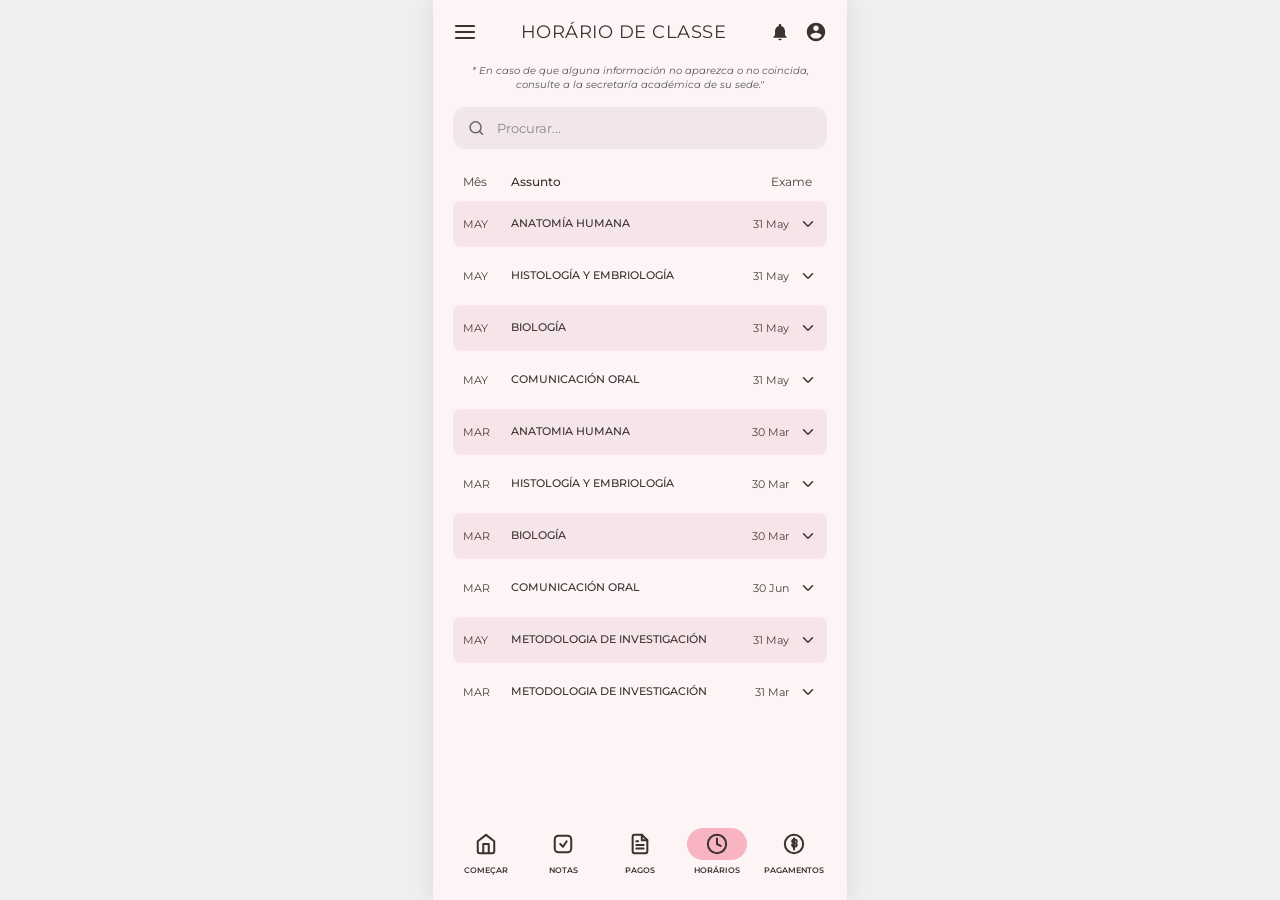
<file: horarios.html>
<!DOCTYPE html>
<html lang="pt-br">
<head>
    <meta charset="UTF-8">
    <meta name="viewport" content="width=device-width, initial-scale=1.0">
    <title>UPAP - Horário de Aula</title>
    <link rel="preconnect" href="https://fonts.googleapis.com">
    <link rel="preconnect" href="https://fonts.gstatic.com" crossorigin>
    <link href="https://fonts.googleapis.com/css2?family=Montserrat:wght@400;500;600;700&display=swap" rel="stylesheet">
    
    <style>
        /* ========================================================
           RESET E BASE
           ======================================================== */
        * { margin: 0; padding: 0; box-sizing: border-box; font-family: 'Montserrat', sans-serif; }
        
        body {
            background-color: #EFEFEF; 
            display: flex;
            justify-content: center;
            overflow: hidden; 
        }

        .app-container {
            width: 100%;
            max-width: 414px; 
            min-height: 100vh;
            background-color: #FCF4F5; 
            position: relative;
            box-shadow: 0px 0px 20px rgba(0,0,0,0.1);
            overflow: hidden; 
        }

        /* ========================================================
           HEADER
           ======================================================== */
        .header {
            display: flex; justify-content: space-between; align-items: center;
            padding: 20px 20px 10px 20px;
        }
        
        .header-title { font-size: 18px; font-weight: 400; color: #3A3131; letter-spacing: 0.5px; }
        .header-icons { display: flex; gap: 15px; align-items: center; }
        .icon-btn { background: none; border: none; cursor: pointer; color: #3A3131; display: flex; align-items: center; }

        /* ========================================================
           CONTEÚDO DA PÁGINA
           ======================================================== */
        .content { 
            padding: 10px 20px 100px 20px; 
            height: calc(100vh - 60px);
            overflow-y: auto; 
        }

        .disclaimer { 
            font-size: 10px; font-style: italic; color: #555; text-align: center; 
            margin-bottom: 15px; line-height: 1.4; padding: 0 5px; 
        }

        .search-box {
            background-color: #F3E6E8; border-radius: 12px; padding: 12px 15px;
            display: flex; align-items: center; gap: 12px; margin-bottom: 25px;
        }
        .search-box input { border: none; background: transparent; width: 100%; font-size: 13px; color: #3A3131; outline: none; }
        .search-box input::placeholder { color: #888; }

        /* ========================================================
           TABELA DE HORÁRIOS
           ======================================================== */
        .schedule-table { display: flex; flex-direction: column; gap: 6px; }
        
        .row { 
            display: grid; grid-template-columns: 40px 1fr 45px 20px; 
            align-items: center; padding: 14px 10px; border-radius: 8px; gap: 8px; 
        }
        
        .row-header { font-size: 12px; font-weight: 600; color: #333; padding-bottom: 5px; padding-top: 0;}
        .row-data { font-size: 11px; color: #444; }
        .row-data.highlight { background-color: #F5E4E8; } /* Cor rosa clara das linhas intercaladas */
        
        .col-month { font-weight: 400; color: #4A3F3F; }
        .col-subject { font-weight: 500; color: #3A3131; line-height: 1.3; }
        .col-date { text-align: right; font-weight: 400; color: #4A3F3F; }
        .col-icon { display: flex; justify-content: flex-end; align-items: center; color: #3A3131;}
        
        /* Ajuste do cabeçalho */
        .header-exame { grid-column: span 2; text-align: right; padding-right: 5px;}

        /* ========================================================
           MENU INFERIOR (BOTTOM NAV)
           ======================================================== */
        .bottom-nav {
            position: absolute; bottom: 0; left: 0; width: 100%; background-color: #FCF4F5;
            display: flex; justify-content: space-between; padding: 15px 15px 25px 15px; z-index: 20;
        }
        .nav-item { display: flex; flex-direction: column; align-items: center; gap: 5px; text-decoration: none; color: #3A3131; width: 20%; }
        .nav-icon { width: 60px; height: 32px; display: flex; justify-content: center; align-items: center; border-radius: 16px; }
        .nav-item.active .nav-icon { background-color: #F8B4C0; }
        .nav-label { font-size: 8px; font-weight: 600; text-transform: uppercase;}

        /* ========================================================
           SIDEBAR DO PERFIL
           ======================================================== */
        .sidebar-overlay {
            position: absolute; top: 0; left: 0; width: 100%; height: 100%;
            background-color: rgba(0,0,0,0.5); z-index: 1000;
            opacity: 0; visibility: hidden; transition: all 0.3s ease;
        }
        .sidebar-overlay.active { opacity: 1; visibility: visible; }

        .profile-sidebar {
            position: absolute; top: 0; right: -350px; 
            width: 85%; max-width: 320px; height: 100%;
            background-color: #FCF4F5; z-index: 1001;
            transition: right 0.3s ease;
            display: flex; flex-direction: column; padding: 60px 20px 20px 20px;
            box-shadow: -5px 0 15px rgba(0,0,0,0.1);
        }
        .profile-sidebar.active { right: 0; }

        .profile-card { background-color: #ffffff; border-radius: 16px; border: 1px solid #EBEBEB; overflow: hidden; margin-bottom: 20px; }
        .profile-header-title { background-color: #F4F4F4; color: #555; text-align: center; font-size: 14px; font-weight: 500; padding: 15px; border-bottom: 1px solid #EBEBEB; }
        .profile-info-section { padding: 15px; }
        .info-grid { display: grid; grid-template-columns: 80px 1fr; gap: 8px; margin-bottom: 15px; font-size: 12px; }
        .info-label { font-weight: 600; color: #444; }
        .info-value { color: #555; text-transform: uppercase;}
        .info-value.lowercase { text-transform: none; }
        .profile-subheader { background-color: #EFEFEF; color: #333; text-align: center; font-size: 13px; font-weight: 600; padding: 10px; border-top: 1px solid #EBEBEB; border-bottom: 1px solid #EBEBEB; }
        .profile-details-section { padding: 15px; }
        .detail-grid { display: grid; grid-template-columns: 80px 1fr; gap: 8px; font-size: 12px; margin-bottom: 15px; }
        .btn-cambiar { background: none; border: none; color: #7B113A; font-weight: 700; font-size: 14px; display: flex; align-items: center; gap: 6px; cursor: pointer; float: right; }

        .sidebar-btn { display: flex; align-items: center; gap: 15px; background-color: #EBEBEB; color: #444; padding: 16px 20px; border-radius: 12px; text-decoration: none; font-size: 14px; font-weight: 500; margin-bottom: 12px; }
        .sidebar-btn svg { fill: #555; width: 22px; height: 22px; }
        .btn-logout { background-color: #ECA3AA; color: #333; font-weight: 600;}
        .btn-logout svg { fill: #333; }
    </style>
</head>
<body>

    <div class="app-container">
        
        <header class="header">
            <button class="icon-btn">
                <svg width="24" height="24" viewBox="0 0 24 24" fill="none" stroke="currentColor" stroke-width="2.2" stroke-linecap="round" stroke-linejoin="round"><line x1="3" y1="12" x2="21" y2="12"></line><line x1="3" y1="6" x2="21" y2="6"></line><line x1="3" y1="18" x2="21" y2="18"></line></svg>
            </button>
            <h1 class="header-title">HORÁRIO DE CLASSE</h1>
            <div class="header-icons">
                <button class="icon-btn">
                    <svg width="20" height="20" viewBox="0 0 24 24" fill="currentColor"><path d="M12 22c1.1 0 2-.9 2-2h-4c0 1.1.9 2 2 2zm6-6v-5c0-3.07-1.63-5.64-4.5-6.32V4c0-.83-.67-1.5-1.5-1.5s-1.5.67-1.5 1.5v.68C7.64 5.36 6 7.92 6 11v5l-2 2v1h16v-1l-2-2z"></path></svg>
                </button>
                <button class="icon-btn" onclick="openSidebar()">
                    <svg width="22" height="22" viewBox="0 0 24 24" fill="currentColor"><path d="M12 2C6.48 2 2 6.48 2 12s4.48 10 10 10 10-4.48 10-10S17.52 2 12 2zm0 3c1.66 0 3 1.34 3 3s-1.34 3-3 3-3-1.34-3-3 1.34-3 3-3zm0 14.2c-2.5 0-4.71-1.28-6-3.22.03-1.99 4-3.08 6-3.08 1.99 0 5.97 1.09 6 3.08-1.29 1.94-3.5 3.22-6 3.22z"></path></svg>
                </button>
            </div>
        </header>

        <main class="content">
            <p class="disclaimer">
                * En caso de que alguna información no aparezca o no coincida, consulte a la secretaría académica de su sede."
            </p>

            <div class="search-box">
                <svg width="18" height="18" viewBox="0 0 24 24" fill="none" stroke="#666" stroke-width="2.2" stroke-linecap="round" stroke-linejoin="round"><circle cx="11" cy="11" r="8"></circle><line x1="21" y1="21" x2="16.65" y2="16.65"></line></svg>
                <input type="text" placeholder="Procurar...">
            </div>

            <div class="schedule-table">
                <div class="row row-header">
                    <div class="col-month">Mês</div>
                    <div class="col-subject">Assunto</div>
                    <div class="col-date header-exame">Exame</div>
                </div>

                <div class="row row-data highlight">
                    <div class="col-month">MAY</div>
                    <div class="col-subject">ANATOMÍA HUMANA</div>
                    <div class="col-date">31 May</div>
                    <div class="col-icon"><svg width="18" height="18" viewBox="0 0 24 24" fill="none" stroke="currentColor" stroke-width="2" stroke-linecap="round" stroke-linejoin="round"><polyline points="6 9 12 15 18 9"></polyline></svg></div>
                </div>
                
                <div class="row row-data">
                    <div class="col-month">MAY</div>
                    <div class="col-subject">HISTOLOGÍA Y EMBRIOLOGÍA</div>
                    <div class="col-date">31 May</div>
                    <div class="col-icon"><svg width="18" height="18" viewBox="0 0 24 24" fill="none" stroke="currentColor" stroke-width="2" stroke-linecap="round" stroke-linejoin="round"><polyline points="6 9 12 15 18 9"></polyline></svg></div>
                </div>

                <div class="row row-data highlight">
                    <div class="col-month">MAY</div>
                    <div class="col-subject">BIOLOGÍA</div>
                    <div class="col-date">31 May</div>
                    <div class="col-icon"><svg width="18" height="18" viewBox="0 0 24 24" fill="none" stroke="currentColor" stroke-width="2" stroke-linecap="round" stroke-linejoin="round"><polyline points="6 9 12 15 18 9"></polyline></svg></div>
                </div>

                <div class="row row-data">
                    <div class="col-month">MAY</div>
                    <div class="col-subject">COMUNICACIÓN ORAL</div>
                    <div class="col-date">31 May</div>
                    <div class="col-icon"><svg width="18" height="18" viewBox="0 0 24 24" fill="none" stroke="currentColor" stroke-width="2" stroke-linecap="round" stroke-linejoin="round"><polyline points="6 9 12 15 18 9"></polyline></svg></div>
                </div>

                <div class="row row-data highlight">
                    <div class="col-month">MAR</div>
                    <div class="col-subject">ANATOMIA HUMANA</div>
                    <div class="col-date">30 Mar</div>
                    <div class="col-icon"><svg width="18" height="18" viewBox="0 0 24 24" fill="none" stroke="currentColor" stroke-width="2" stroke-linecap="round" stroke-linejoin="round"><polyline points="6 9 12 15 18 9"></polyline></svg></div>
                </div>

                <div class="row row-data">
                    <div class="col-month">MAR</div>
                    <div class="col-subject">HISTOLOGÍA Y EMBRIOLOGÍA</div>
                    <div class="col-date">30 Mar</div>
                    <div class="col-icon"><svg width="18" height="18" viewBox="0 0 24 24" fill="none" stroke="currentColor" stroke-width="2" stroke-linecap="round" stroke-linejoin="round"><polyline points="6 9 12 15 18 9"></polyline></svg></div>
                </div>

                <div class="row row-data highlight">
                    <div class="col-month">MAR</div>
                    <div class="col-subject">BIOLOGÍA</div>
                    <div class="col-date">30 Mar</div>
                    <div class="col-icon"><svg width="18" height="18" viewBox="0 0 24 24" fill="none" stroke="currentColor" stroke-width="2" stroke-linecap="round" stroke-linejoin="round"><polyline points="6 9 12 15 18 9"></polyline></svg></div>
                </div>

                <div class="row row-data">
                    <div class="col-month">MAR</div>
                    <div class="col-subject">COMUNICACIÓN ORAL</div>
                    <div class="col-date">30 Jun</div>
                    <div class="col-icon"><svg width="18" height="18" viewBox="0 0 24 24" fill="none" stroke="currentColor" stroke-width="2" stroke-linecap="round" stroke-linejoin="round"><polyline points="6 9 12 15 18 9"></polyline></svg></div>
                </div>

                <div class="row row-data highlight">
                    <div class="col-month">MAY</div>
                    <div class="col-subject">METODOLOGIA DE INVESTIGACIÓN</div>
                    <div class="col-date">31 May</div>
                    <div class="col-icon"><svg width="18" height="18" viewBox="0 0 24 24" fill="none" stroke="currentColor" stroke-width="2" stroke-linecap="round" stroke-linejoin="round"><polyline points="6 9 12 15 18 9"></polyline></svg></div>
                </div>

                <div class="row row-data">
                    <div class="col-month">MAR</div>
                    <div class="col-subject">METODOLOGIA DE INVESTIGACIÓN</div>
                    <div class="col-date">31 Mar</div>
                    <div class="col-icon"><svg width="18" height="18" viewBox="0 0 24 24" fill="none" stroke="currentColor" stroke-width="2" stroke-linecap="round" stroke-linejoin="round"><polyline points="6 9 12 15 18 9"></polyline></svg></div>
                </div>
            </div>
        </main>

        <nav class="bottom-nav">
            <a href="index.html" class="nav-item">
                <div class="nav-icon"><svg width="22" height="22" viewBox="0 0 24 24" fill="none" stroke="currentColor" stroke-width="2.2" stroke-linecap="round" stroke-linejoin="round"><path d="M3 9l9-7 9 7v11a2 2 0 0 1-2 2H5a2 2 0 0 1-2-2z"></path><path d="M9 22V12h6v10"></path></svg></div>
                <span class="nav-label">COMEÇAR</span>
            </a>
            <a href="notas.html" class="nav-item">
                <div class="nav-icon"><svg width="22" height="22" viewBox="0 0 24 24" fill="none" stroke="currentColor" stroke-width="2.2" stroke-linecap="round" stroke-linejoin="round"><rect x="3" y="3" width="18" height="18" rx="4" ry="4"></rect><polyline points="9 12 12 15 16 9"></polyline></svg></div>
                <span class="nav-label">NOTAS</span>
            </a>
            <a href="pagos.html" class="nav-item">
                <div class="nav-icon"><svg width="22" height="22" viewBox="0 0 24 24" fill="none" stroke="currentColor" stroke-width="2.2" stroke-linecap="round" stroke-linejoin="round"><path d="M14 2H6a2 2 0 0 0-2 2v16a2 2 0 0 0 2 2h12a2 2 0 0 0 2-2V8z"></path><polyline points="14 2 14 8 20 8"></polyline><line x1="16" y1="13" x2="8" y2="13"></line><line x1="16" y1="17" x2="8" y2="17"></line><polyline points="10 9 9 9 8 9"></polyline></svg></div>
                <span class="nav-label">PAGOS</span>
            </a>
            
            <a href="horarios.html" class="nav-item active">
                <div class="nav-icon"><svg width="22" height="22" viewBox="0 0 24 24" fill="none" stroke="currentColor" stroke-width="2.2" stroke-linecap="round" stroke-linejoin="round"><circle cx="12" cy="12" r="10"></circle><polyline points="12 6 12 12 16 14"></polyline></svg></div>
                <span class="nav-label">HORÁRIOS</span>
            </a>

            <a href="pagamentos.html" class="nav-item">
                <div class="nav-icon"><svg width="22" height="22" viewBox="0 0 24 24" fill="none" stroke="currentColor" stroke-width="2.2" stroke-linecap="round" stroke-linejoin="round"><circle cx="12" cy="12" r="10"></circle><line x1="12" y1="6" x2="12" y2="18"></line><path d="M15 9.5a2.5 2.5 0 0 0-5 0c0 1.5 5 1.5 5 3a2.5 2.5 0 0 1-5 0"></path></svg></div>
                <span class="nav-label">PAGAMENTOS</span>
            </a>
        </nav>

        <div class="sidebar-overlay" id="sidebarOverlay" onclick="closeSidebar()"></div>
        <nav id="profileSidebar" class="profile-sidebar">
            <div class="profile-card">
                <div class="profile-header-title">Alumno - 7456795</div>
                <div class="profile-info-section">
                    <div class="info-grid">
                        <span class="info-label">Nombre</span><span class="info-value">AMARILLA OVELAR, EDGAR</span>
                        <span class="info-label">Email</span><span class="info-value lowercase">ovelaredgar@gmail.com</span>
                    </div>
                </div>
                <div class="profile-subheader">Inscripción Actual</div>
                <div class="profile-details-section">
                    <div class="detail-grid">
                        <span class="info-label">Inscripción</span><span class="info-value">5-2026-1263</span>
                        <span class="info-label">Carrera</span><span class="info-value">MEDICINA</span>
                        <span class="info-label">Curso</span><span class="info-value">PRIMERO</span>
                        <span class="info-label">Sede</span><span class="info-value">PEDRO JUAN CABALLERO</span>
                        <span class="info-label">Estado</span><span class="info-value">ACTIVO - ALUMNOS EN GENERAL</span>
                    </div>
                    <div class="cambiar-container" style="display: flex; justify-content: flex-end;">
                        <button class="btn-cambiar">
                            <svg width="16" height="16" viewBox="0 0 24 24" fill="none" stroke="currentColor" stroke-width="2.5" stroke-linecap="round" stroke-linejoin="round"><path d="M11 4H4a2 2 0 0 0-2 2v14a2 2 0 0 0 2 2h14a2 2 0 0 0 2-2v-7"></path><path d="M18.5 2.5a2.121 2.121 0 0 1 3 3L12 15l-4 1 1-4 9.5-9.5z"></path></svg>
                            Cambiar
                        </button>
                    </div>
                </div>
            </div>
            <a href="#" class="sidebar-btn"><svg viewBox="0 0 24 24"><path d="M12 12c2.21 0 4-1.79 4-4s-1.79-4-4-4-4 1.79-4 4 1.79 4 4 4zm0 2c-2.67 0-8 1.34-8 4v2h16v-2c0-2.66-5.33-4-8-4z"/></svg>Datos Personales</a>
            <a href="#" class="sidebar-btn"><svg viewBox="0 0 24 24"><path d="M4 6h16v12H4zM2 6c0-1.1.9-2 2-2h16c1.1 0 2 .9 2 2v12c0 1.1-.9 2-2 2H4c-1.1 0-2-.9-2-2V6zm7 3c0-1.1-.9-2-2-2s-2 .9-2 2 .9 2 2 2 2-.9 2-2zm5 5H6v1c0 .55.45 1 1 1h6c.55 0 1-.45 1-1v-1zm4-5h-3v2h3V9zm0 3h-3v2h3v-2z"/></svg>Mi Carnet</a>
            <a href="#" class="sidebar-btn btn-logout"><svg viewBox="0 0 24 24"><path d="M17 7l-1.41 1.41L18.17 11H8v2h10.17l-2.58 2.58L17 17l5-5zM4 5h8V3H4c-1.1 0-2 .9-2 2v14c0 1.1.9 2 2 2h8v-2H4V5z"/></svg>CERRAR SESIÓN</a>
        </nav>

    </div>

    <script>
        function openSidebar() {
            document.getElementById('profileSidebar').classList.add('active');
            document.getElementById('sidebarOverlay').classList.add('active');
        }
        function closeSidebar() {
            document.getElementById('profileSidebar').classList.remove('active');
            document.getElementById('sidebarOverlay').classList.remove('active');
        }
    </script>
</body>
</html>
</file>
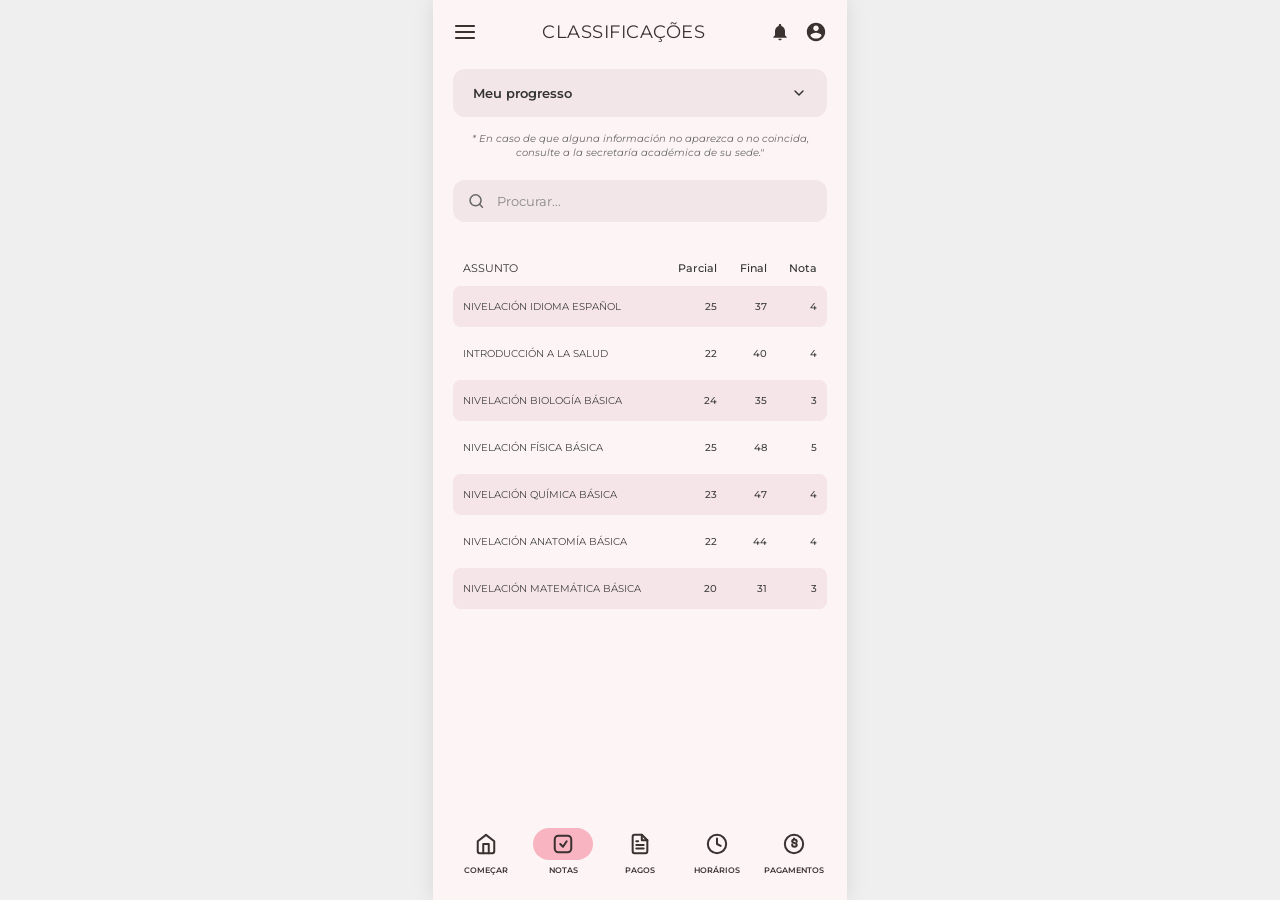
<file: notas.html>
<!DOCTYPE html>
<html lang="pt-br">
<head>
    <meta charset="UTF-8">
    <meta name="viewport" content="width=device-width, initial-scale=1.0">
    <title>UPAP - Classificações</title>
    <link rel="preconnect" href="https://fonts.googleapis.com">
    <link rel="preconnect" href="https://fonts.gstatic.com" crossorigin>
    <link href="https://fonts.googleapis.com/css2?family=Montserrat:wght@400;500;600;700&display=swap" rel="stylesheet">
    
    <style>
        /* ========================================================
           RESET E BASE
           ======================================================== */
        * { margin: 0; padding: 0; box-sizing: border-box; font-family: 'Montserrat', sans-serif; }
        
        body {
            background-color: #EFEFEF; /* Fundo escuro fora do app para PC */
            display: flex;
            justify-content: center;
            overflow: hidden; 
        }

        /* Container do app mobile */
        .app-container {
            width: 100%;
            max-width: 414px; 
            min-height: 100vh;
            background-color: #FCF4F5; 
            position: relative;
            box-shadow: 0px 0px 20px rgba(0,0,0,0.1);
            overflow: hidden; 
        }

        /* ========================================================
           HEADER DA PÁGINA NOTAS
           ======================================================== */
        .header {
            display: flex;
            justify-content: space-between;
            align-items: center;
            padding: 20px 20px 10px 20px;
        }
        
        .header-title { font-size: 18px; font-weight: 400; color: #3A3131; letter-spacing: 0.5px; }
        .header-icons { display: flex; gap: 15px; align-items: center; }
        .icon-btn { background: none; border: none; cursor: pointer; color: #3A3131; display: flex; align-items: center;}

        /* ========================================================
           CONTEÚDO DA PÁGINA NOTAS (Tabela, etc)
           ======================================================== */
        .content { padding: 15px 20px 100px 20px; }

        .progresso-dropdown {
            background-color: #F3E6E8; border-radius: 12px; padding: 16px 20px;
            display: flex; justify-content: space-between; align-items: center;
            font-size: 13px; font-weight: 600; color: #333; margin-bottom: 15px; cursor: pointer;
        }

        .disclaimer { font-size: 10px; font-style: italic; color: #666; text-align: center; margin-bottom: 20px; line-height: 1.4; padding: 0 10px; }

        .search-box {
            background-color: #F3E6E8; border-radius: 12px; padding: 12px 15px;
            display: flex; align-items: center; gap: 12px; margin-bottom: 25px;
        }
        .search-box input { border: none; background: transparent; width: 100%; font-size: 13px; color: #3A3131; outline: none; }
        .search-box input::placeholder { color: #888; }

        .grades-table { display: flex; flex-direction: column; gap: 6px; }
        .row { display: grid; grid-template-columns: 1fr 40px 40px 40px; align-items: center; padding: 14px 10px; border-radius: 8px; gap: 10px; }
        .row-header { font-size: 11px; font-weight: 600; color: #333; padding-bottom: 5px; }
        .row-data { font-size: 10px; color: #444; }
        .row-data.highlight { background-color: #F5E4E8; }
        .col-subject { font-weight: 400; text-transform: uppercase; }
        .col-score { text-align: right; font-weight: 500; }

        /* ========================================================
           MENU INFERIOR
           ======================================================== */
        .bottom-nav {
            position: absolute; bottom: 0; left: 0; width: 100%; background-color: #FCF4F5;
            display: flex; justify-content: space-between; padding: 15px 15px 25px 15px;
        }
        .nav-item { display: flex; flex-direction: column; align-items: center; gap: 5px; text-decoration: none; color: #3A3131; width: 20%; }
        .nav-icon { width: 60px; height: 32px; display: flex; justify-content: center; align-items: center; border-radius: 16px; }
        .nav-item.active .nav-icon { background-color: #F8B4C0; }
        .nav-label { font-size: 8px; font-weight: 600; text-transform: uppercase;}

        /* ========================================================
           SIDEBAR DO PERFIL (IGUAL A DA IMAGEM ATUAL)
           ======================================================== */
        .sidebar-overlay {
            position: absolute; top: 0; left: 0; width: 100%; height: 100%;
            background-color: rgba(0,0,0,0.5); z-index: 1000;
            opacity: 0; visibility: hidden; transition: all 0.3s ease;
        }
        .sidebar-overlay.active { opacity: 1; visibility: visible; }

        .profile-sidebar {
            position: absolute; top: 0; right: -350px; /* Escondido na direita */
            width: 85%; max-width: 320px; height: 100%;
            background-color: #FCF4F5; z-index: 1001;
            transition: right 0.3s ease;
            display: flex; flex-direction: column; padding: 60px 20px 20px 20px;
            box-shadow: -5px 0 15px rgba(0,0,0,0.1);
        }
        .profile-sidebar.active { right: 0; }

        /* Card Branco do Aluno */
        .profile-card {
            background-color: #ffffff; border-radius: 16px;
            border: 1px solid #EBEBEB; overflow: hidden; margin-bottom: 20px;
            box-shadow: 0 2px 10px rgba(0,0,0,0.02);
        }

        .profile-header-title {
            background-color: #F4F4F4; color: #555; text-align: center;
            font-size: 14px; font-weight: 500; padding: 15px;
            border-bottom: 1px solid #EBEBEB;
        }

        .profile-info-section { padding: 15px; }
        
        .info-grid {
            display: grid; grid-template-columns: 80px 1fr;
            gap: 8px; margin-bottom: 15px; font-size: 12px;
        }
        .info-label { font-weight: 600; color: #444; }
        .info-value { color: #555; text-transform: uppercase;}
        .info-value.lowercase { text-transform: none; }

        .profile-subheader {
            background-color: #EFEFEF; color: #333; text-align: center;
            font-size: 13px; font-weight: 600; padding: 10px;
            border-top: 1px solid #EBEBEB; border-bottom: 1px solid #EBEBEB;
        }

        .profile-details-section { padding: 15px; }
        
        .detail-grid {
            display: grid; grid-template-columns: 80px 1fr;
            gap: 8px; font-size: 12px; margin-bottom: 15px;
        }

        .cambiar-container { display: flex; justify-content: flex-end; }
        .btn-cambiar {
            background: none; border: none; color: #7B113A; /* Bordô */
            font-weight: 700; font-size: 14px; display: flex; align-items: center;
            gap: 6px; cursor: pointer;
        }

        /* Botões do Menu da Sidebar */
        .sidebar-btn {
            display: flex; align-items: center; gap: 15px;
            background-color: #EBEBEB; color: #444;
            padding: 16px 20px; border-radius: 12px; text-decoration: none;
            font-size: 14px; font-weight: 500; margin-bottom: 12px;
        }
        .sidebar-btn svg { fill: #555; width: 22px; height: 22px; }

        .btn-logout { background-color: #ECA3AA; color: #333; font-weight: 600;}
        .btn-logout svg { fill: #333; }

    </style>
</head>
<body>

    <div class="app-container">
        
        <header class="header">
            <button class="icon-btn">
                <svg width="24" height="24" viewBox="0 0 24 24" fill="none" stroke="currentColor" stroke-width="2.2" stroke-linecap="round" stroke-linejoin="round"><line x1="3" y1="12" x2="21" y2="12"></line><line x1="3" y1="6" x2="21" y2="6"></line><line x1="3" y1="18" x2="21" y2="18"></line></svg>
            </button>
            <h1 class="header-title">CLASSIFICAÇÕES</h1>
            <div class="header-icons">
                <button class="icon-btn">
                    <svg width="20" height="20" viewBox="0 0 24 24" fill="currentColor"><path d="M12 22c1.1 0 2-.9 2-2h-4c0 1.1.9 2 2 2zm6-6v-5c0-3.07-1.63-5.64-4.5-6.32V4c0-.83-.67-1.5-1.5-1.5s-1.5.67-1.5 1.5v.68C7.64 5.36 6 7.92 6 11v5l-2 2v1h16v-1l-2-2z"></path></svg>
                </button>
                
                <button class="icon-btn" onclick="openSidebar()">
                    <svg width="22" height="22" viewBox="0 0 24 24" fill="currentColor"><path d="M12 2C6.48 2 2 6.48 2 12s4.48 10 10 10 10-4.48 10-10S17.52 2 12 2zm0 3c1.66 0 3 1.34 3 3s-1.34 3-3 3-3-1.34-3-3 1.34-3 3-3zm0 14.2c-2.5 0-4.71-1.28-6-3.22.03-1.99 4-3.08 6-3.08 1.99 0 5.97 1.09 6 3.08-1.29 1.94-3.5 3.22-6 3.22z"></path></svg>
                </button>
            </div>
        </header>

        <main class="content">
            <div class="progresso-dropdown">
                <span>Meu progresso</span>
                <svg width="16" height="16" viewBox="0 0 24 24" fill="none" stroke="currentColor" stroke-width="2.2" stroke-linecap="round" stroke-linejoin="round"><polyline points="6 9 12 15 18 9"></polyline></svg>
            </div>

            <p class="disclaimer">
                * En caso de que alguna información no aparezca o no coincida, consulte a la secretaría académica de su sede."
            </p>

            <div class="search-box">
                <svg width="18" height="18" viewBox="0 0 24 24" fill="none" stroke="#666" stroke-width="2.2" stroke-linecap="round" stroke-linejoin="round"><circle cx="11" cy="11" r="8"></circle><line x1="21" y1="21" x2="16.65" y2="16.65"></line></svg>
                <input type="text" placeholder="Procurar...">
            </div>

            <div class="grades-table">
                <div class="row row-header">
                    <div class="col-subject">Assunto</div>
                    <div class="col-score">Parcial</div>
                    <div class="col-score">Final</div>
                    <div class="col-score">Nota</div>
                </div>

                <div class="row row-data highlight">
                    <div class="col-subject">NIVELACIÓN IDIOMA ESPAÑOL</div>
                    <div class="col-score">25</div><div class="col-score">37</div><div class="col-score">4</div>
                </div>
                <div class="row row-data">
                    <div class="col-subject">INTRODUCCIÓN A LA SALUD</div>
                    <div class="col-score">22</div><div class="col-score">40</div><div class="col-score">4</div>
                </div>
                <div class="row row-data highlight">
                    <div class="col-subject">NIVELACIÓN BIOLOGÍA BÁSICA</div>
                    <div class="col-score">24</div><div class="col-score">35</div><div class="col-score">3</div>
                </div>
                <div class="row row-data">
                    <div class="col-subject">NIVELACIÓN FÍSICA BÁSICA</div>
                    <div class="col-score">25</div><div class="col-score">48</div><div class="col-score">5</div>
                </div>
                <div class="row row-data highlight">
                    <div class="col-subject">NIVELACIÓN QUÍMICA BÁSICA</div>
                    <div class="col-score">23</div><div class="col-score">47</div><div class="col-score">4</div>
                </div>
                <div class="row row-data">
                    <div class="col-subject">NIVELACIÓN ANATOMÍA BÁSICA</div>
                    <div class="col-score">22</div><div class="col-score">44</div><div class="col-score">4</div>
                </div>
                <div class="row row-data highlight">
                    <div class="col-subject">NIVELACIÓN MATEMÁTICA BÁSICA</div>
                    <div class="col-score">20</div><div class="col-score">31</div><div class="col-score">3</div>
                </div>
            </div>
        </main>

        <nav class="bottom-nav">
            <a href="index.html" class="nav-item">
                <div class="nav-icon">
                    <svg width="22" height="22" viewBox="0 0 24 24" fill="none" stroke="currentColor" stroke-width="2.2" stroke-linecap="round" stroke-linejoin="round">
                        <path d="M3 9l9-7 9 7v11a2 2 0 0 1-2 2H5a2 2 0 0 1-2-2z"></path><path d="M9 22V12h6v10"></path>
                    </svg>
                </div>
                <span class="nav-label">COMEÇAR</span>
            </a>
            <a href="notas.html" class="nav-item active">
                <div class="nav-icon">
                    <svg width="22" height="22" viewBox="0 0 24 24" fill="none" stroke="currentColor" stroke-width="2.2" stroke-linecap="round" stroke-linejoin="round"><rect x="3" y="3" width="18" height="18" rx="4" ry="4"></rect><polyline points="9 12 12 15 16 9"></polyline></svg>
                </div>
                <span class="nav-label">NOTAS</span>
            </a>
            <a href="pagos.html" class="nav-item">
                <div class="nav-icon">
                    <svg width="22" height="22" viewBox="0 0 24 24" fill="none" stroke="currentColor" stroke-width="2.2" stroke-linecap="round" stroke-linejoin="round"><path d="M14 2H6a2 2 0 0 0-2 2v16a2 2 0 0 0 2 2h12a2 2 0 0 0 2-2V8z"></path><polyline points="14 2 14 8 20 8"></polyline><line x1="16" y1="13" x2="8" y2="13"></line><line x1="16" y1="17" x2="8" y2="17"></line><polyline points="10 9 9 9 8 9"></polyline></svg>
                </div>
                <span class="nav-label">PAGOS</span>
            </a>
            <a href="horarios.html" class="nav-item">
                <div class="nav-icon">
                    <svg width="22" height="22" viewBox="0 0 24 24" fill="none" stroke="currentColor" stroke-width="2.2" stroke-linecap="round" stroke-linejoin="round"><circle cx="12" cy="12" r="10"></circle><polyline points="12 6 12 12 16 14"></polyline></svg>
                </div>
                <span class="nav-label">HORÁRIOS</span>
            </a>
            <a href="pagamentos.html" class="nav-item">
                <div class="nav-icon">
                    <svg width="22" height="22" viewBox="0 0 24 24" fill="none" stroke="currentColor" stroke-width="2.2" stroke-linecap="round" stroke-linejoin="round"><circle cx="12" cy="12" r="10"></circle><line x1="12" y1="6" x2="12" y2="6"></line><path d="M15 9.5a2.5 2.5 0 0 0-5 0c0 1.5 5 1.5 5 3a2.5 2.5 0 0 1-5 0"></path></svg>
                </div>
                <span class="nav-label">PAGAMENTOS</span>
            </a>
        </nav>

        <div class="sidebar-overlay" id="sidebarOverlay" onclick="closeSidebar()"></div>
        
        <nav id="profileSidebar" class="profile-sidebar">
            
            <div class="profile-card">
                <div class="profile-header-title">
                    Alumno - 7456795
                </div>
                
                <div class="profile-info-section">
                    <div class="info-grid">
                        <span class="info-label">Nombre</span>
                        <span class="info-value">AMARILLA OVELAR, EDGAR</span>
                        
                        <span class="info-label">Email</span>
                        <span class="info-value lowercase">ovelaredgar@gmail.com</span>
                    </div>
                </div>

                <div class="profile-subheader">
                    Inscripción Actual
                </div>

                <div class="profile-details-section">
                    <div class="detail-grid">
                        <span class="info-label">Inscripción</span>
                        <span class="info-value">5-2026-1263</span>
                        
                        <span class="info-label">Carrera</span>
                        <span class="info-value">MEDICINA</span>

                        <span class="info-label">Curso</span>
                        <span class="info-value">PRIMERO</span>

                        <span class="info-label">Sede</span>
                        <span class="info-value">PEDRO JUAN CABALLERO</span>

                        <span class="info-label">Estado</span>
                        <span class="info-value">ACTIVO - ALUMNOS EN GENERAL</span>
                    </div>

                    <div class="cambiar-container">
                        <button class="btn-cambiar">
                            <svg width="16" height="16" viewBox="0 0 24 24" fill="none" stroke="currentColor" stroke-width="2.5" stroke-linecap="round" stroke-linejoin="round"><path d="M11 4H4a2 2 0 0 0-2 2v14a2 2 0 0 0 2 2h14a2 2 0 0 0 2-2v-7"></path><path d="M18.5 2.5a2.121 2.121 0 0 1 3 3L12 15l-4 1 1-4 9.5-9.5z"></path></svg>
                            Cambiar
                        </button>
                    </div>
                </div>
            </div>

            <a href="#" class="sidebar-btn">
                <svg viewBox="0 0 24 24"><path d="M12 12c2.21 0 4-1.79 4-4s-1.79-4-4-4-4 1.79-4 4 1.79 4 4 4zm0 2c-2.67 0-8 1.34-8 4v2h16v-2c0-2.66-5.33-4-8-4z"/></svg>
                Datos Personales
            </a>

            <a href="#" class="sidebar-btn">
                <svg viewBox="0 0 24 24"><path d="M4 6h16v12H4zM2 6c0-1.1.9-2 2-2h16c1.1 0 2 .9 2 2v12c0 1.1-.9 2-2 2H4c-1.1 0-2-.9-2-2V6zm7 3c0-1.1-.9-2-2-2s-2 .9-2 2 .9 2 2 2 2-.9 2-2zm5 5H6v1c0 .55.45 1 1 1h6c.55 0 1-.45 1-1v-1zm4-5h-3v2h3V9zm0 3h-3v2h3v-2z"/></svg>
                Mi Carnet
            </a>

            <a href="#" class="sidebar-btn btn-logout">
                <svg viewBox="0 0 24 24"><path d="M17 7l-1.41 1.41L18.17 11H8v2h10.17l-2.58 2.58L17 17l5-5zM4 5h8V3H4c-1.1 0-2 .9-2 2v14c0 1.1.9 2 2 2h8v-2H4V5z"/></svg>
                CERRAR SESIÓN
            </a>

        </nav>

    </div>

    <script>
        function openSidebar() {
            document.getElementById('profileSidebar').classList.add('active');
            document.getElementById('sidebarOverlay').classList.add('active');
        }
        function closeSidebar() {
            document.getElementById('profileSidebar').classList.remove('active');
            document.getElementById('sidebarOverlay').classList.remove('active');
        }
    </script>
</body>
</html>
</file>
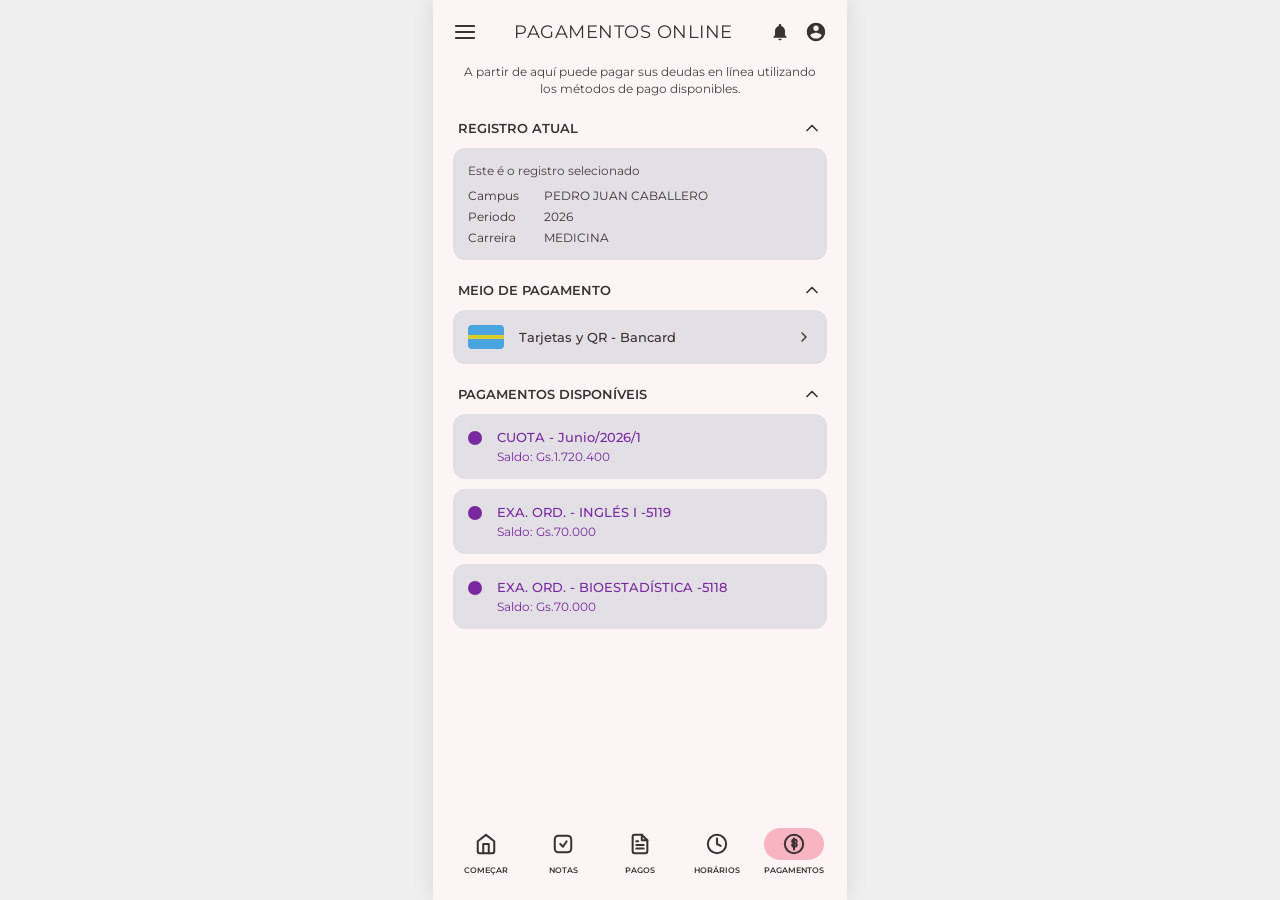
<file: pagamentos.html>
<!DOCTYPE html>
<html lang="pt-br">
<head>
    <meta charset="UTF-8">
    <meta name="viewport" content="width=device-width, initial-scale=1.0">
    <title>UPAP - Pagamentos Online</title>
    <link rel="preconnect" href="https://fonts.googleapis.com">
    <link rel="preconnect" href="https://fonts.gstatic.com" crossorigin>
    <link href="https://fonts.googleapis.com/css2?family=Montserrat:wght@400;500;600;700&display=swap" rel="stylesheet">
    
    <style>
        /* ========================================================
           RESET E BASE
           ======================================================== */
        * { margin: 0; padding: 0; box-sizing: border-box; font-family: 'Montserrat', sans-serif; }
        
        body {
            background-color: #EFEFEF; 
            display: flex;
            justify-content: center;
            overflow: hidden; 
        }

        .app-container {
            width: 100%;
            max-width: 414px; 
            min-height: 100vh;
            background-color: #FCF4F5; 
            position: relative;
            box-shadow: 0px 0px 20px rgba(0,0,0,0.1);
            overflow: hidden; 
        }

        /* ========================================================
           HEADER
           ======================================================== */
        .header {
            display: flex; justify-content: space-between; align-items: center;
            padding: 20px 20px 10px 20px;
        }
        
        .header-title { font-size: 18px; font-weight: 400; color: #3A3131; letter-spacing: 0.5px; }
        .header-icons { display: flex; gap: 15px; align-items: center; }
        .icon-btn { background: none; border: none; cursor: pointer; color: #3A3131; display: flex; align-items: center; }

        /* ========================================================
           CONTEÚDO DA PÁGINA
           ======================================================== */
        .content { 
            padding: 10px 20px 100px 20px; 
            height: calc(100vh - 60px);
            overflow-y: auto; 
        }

        .subtitle {
            font-size: 12px; text-align: center; color: #4A3F3F; 
            margin-bottom: 20px; line-height: 1.4; padding: 0 10px;
        }

        /* ========================================================
           SEÇÕES DE PAGAMENTO
           ======================================================== */
        .section-block { margin-bottom: 20px; }
        
        .section-header {
            display: flex; justify-content: space-between; align-items: center;
            margin-bottom: 10px; cursor: pointer; padding: 0 5px;
        }
        .section-title { font-size: 13px; font-weight: 600; color: #3A3131; }
        .section-icon { color: #3A3131; }

        .card-box {
            background-color: #E2DFE5; border-radius: 12px; padding: 15px;
            margin-bottom: 10px;
        }

        /* Registro Atual */
        .registro-info { font-size: 12px; color: #4A3F3F; margin-bottom: 10px; }
        .registro-grid { display: grid; grid-template-columns: 70px 1fr; gap: 6px; font-size: 12px; color: #3A3131; }
        
        /* Meio de Pagamento */
        .payment-method { display: flex; align-items: center; justify-content: space-between; cursor: pointer;}
        .payment-method-left { display: flex; align-items: center; gap: 15px; }
        .card-icon { width: 36px; height: 24px; background-color: #4AA4E0; border-radius: 4px; position: relative; overflow: hidden; display: flex; justify-content: center; align-items: center;}
        .card-icon::before { content: ''; position: absolute; top: 10px; left: 0; width: 100%; height: 4px; background-color: #FFD700; opacity: 0.8;}
        .method-title { font-size: 13px; font-weight: 500; color: #3A3131; }

        /* Pagamentos Disponíveis */
        .payment-item { display: flex; align-items: flex-start; gap: 15px; }
        .radio-dot { width: 14px; height: 14px; background-color: #7A289F; border-radius: 50%; margin-top: 2px; flex-shrink: 0;}
        .payment-details { display: flex; flex-direction: column; gap: 4px; }
        .payment-desc { font-size: 13px; font-weight: 500; color: #7A289F; }
        .payment-balance { font-size: 12px; font-weight: 400; color: #7A289F; }

        /* ========================================================
           MENU INFERIOR (BOTTOM NAV)
           ======================================================== */
        .bottom-nav {
            position: absolute; bottom: 0; left: 0; width: 100%; background-color: #FCF4F5;
            display: flex; justify-content: space-between; padding: 15px 15px 25px 15px; z-index: 20;
        }
        .nav-item { display: flex; flex-direction: column; align-items: center; gap: 5px; text-decoration: none; color: #3A3131; width: 20%; }
        .nav-icon { width: 60px; height: 32px; display: flex; justify-content: center; align-items: center; border-radius: 16px; }
        .nav-item.active .nav-icon { background-color: #F8B4C0; }
        .nav-label { font-size: 8px; font-weight: 600; text-transform: uppercase;}

        /* ========================================================
           SIDEBAR DO PERFIL
           ======================================================== */
        .sidebar-overlay {
            position: absolute; top: 0; left: 0; width: 100%; height: 100%;
            background-color: rgba(0,0,0,0.5); z-index: 1000;
            opacity: 0; visibility: hidden; transition: all 0.3s ease;
        }
        .sidebar-overlay.active { opacity: 1; visibility: visible; }

        .profile-sidebar {
            position: absolute; top: 0; right: -350px; 
            width: 85%; max-width: 320px; height: 100%;
            background-color: #FCF4F5; z-index: 1001;
            transition: right 0.3s ease;
            display: flex; flex-direction: column; padding: 60px 20px 20px 20px;
            box-shadow: -5px 0 15px rgba(0,0,0,0.1);
        }
        .profile-sidebar.active { right: 0; }

        .profile-card { background-color: #ffffff; border-radius: 16px; border: 1px solid #EBEBEB; overflow: hidden; margin-bottom: 20px; }
        .profile-header-title { background-color: #F4F4F4; color: #555; text-align: center; font-size: 14px; font-weight: 500; padding: 15px; border-bottom: 1px solid #EBEBEB; }
        .profile-info-section { padding: 15px; }
        .info-grid { display: grid; grid-template-columns: 80px 1fr; gap: 8px; margin-bottom: 15px; font-size: 12px; }
        .info-label { font-weight: 600; color: #444; }
        .info-value { color: #555; text-transform: uppercase;}
        .info-value.lowercase { text-transform: none; }
        .profile-subheader { background-color: #EFEFEF; color: #333; text-align: center; font-size: 13px; font-weight: 600; padding: 10px; border-top: 1px solid #EBEBEB; border-bottom: 1px solid #EBEBEB; }
        .profile-details-section { padding: 15px; }
        .detail-grid { display: grid; grid-template-columns: 80px 1fr; gap: 8px; font-size: 12px; margin-bottom: 15px; }
        .btn-cambiar { background: none; border: none; color: #7B113A; font-weight: 700; font-size: 14px; display: flex; align-items: center; gap: 6px; cursor: pointer; float: right; }

        .sidebar-btn { display: flex; align-items: center; gap: 15px; background-color: #EBEBEB; color: #444; padding: 16px 20px; border-radius: 12px; text-decoration: none; font-size: 14px; font-weight: 500; margin-bottom: 12px; }
        .sidebar-btn svg { fill: #555; width: 22px; height: 22px; }
        .btn-logout { background-color: #ECA3AA; color: #333; font-weight: 600;}
        .btn-logout svg { fill: #333; }
    </style>
</head>
<body>

    <div class="app-container">
        
        <header class="header">
            <button class="icon-btn">
                <svg width="24" height="24" viewBox="0 0 24 24" fill="none" stroke="currentColor" stroke-width="2.2" stroke-linecap="round" stroke-linejoin="round"><line x1="3" y1="12" x2="21" y2="12"></line><line x1="3" y1="6" x2="21" y2="6"></line><line x1="3" y1="18" x2="21" y2="18"></line></svg>
            </button>
            <h1 class="header-title">PAGAMENTOS ONLINE</h1>
            <div class="header-icons">
                <button class="icon-btn">
                    <svg width="20" height="20" viewBox="0 0 24 24" fill="currentColor"><path d="M12 22c1.1 0 2-.9 2-2h-4c0 1.1.9 2 2 2zm6-6v-5c0-3.07-1.63-5.64-4.5-6.32V4c0-.83-.67-1.5-1.5-1.5s-1.5.67-1.5 1.5v.68C7.64 5.36 6 7.92 6 11v5l-2 2v1h16v-1l-2-2z"></path></svg>
                </button>
                <button class="icon-btn" onclick="openSidebar()">
                    <svg width="22" height="22" viewBox="0 0 24 24" fill="currentColor"><path d="M12 2C6.48 2 2 6.48 2 12s4.48 10 10 10 10-4.48 10-10S17.52 2 12 2zm0 3c1.66 0 3 1.34 3 3s-1.34 3-3 3-3-1.34-3-3 1.34-3 3-3zm0 14.2c-2.5 0-4.71-1.28-6-3.22.03-1.99 4-3.08 6-3.08 1.99 0 5.97 1.09 6 3.08-1.29 1.94-3.5 3.22-6 3.22z"></path></svg>
                </button>
            </div>
        </header>

        <main class="content">
            <p class="subtitle">
                A partir de aquí puede pagar sus deudas en línea utilizando los métodos de pago disponibles.
            </p>

            <div class="section-block">
                <div class="section-header">
                    <h2 class="section-title">REGISTRO ATUAL</h2>
                    <svg class="section-icon" width="20" height="20" viewBox="0 0 24 24" fill="none" stroke="currentColor" stroke-width="2" stroke-linecap="round" stroke-linejoin="round"><polyline points="18 15 12 9 6 15"></polyline></svg>
                </div>
                <div class="card-box">
                    <p class="registro-info">Este é o registro selecionado</p>
                    <div class="registro-grid">
                        <span>Campus</span><span>PEDRO JUAN CABALLERO</span>
                        <span>Periodo</span><span>2026</span>
                        <span>Carreira</span><span>MEDICINA</span>
                    </div>
                </div>
            </div>

            <div class="section-block">
                <div class="section-header">
                    <h2 class="section-title">MEIO DE PAGAMENTO</h2>
                    <svg class="section-icon" width="20" height="20" viewBox="0 0 24 24" fill="none" stroke="currentColor" stroke-width="2" stroke-linecap="round" stroke-linejoin="round"><polyline points="18 15 12 9 6 15"></polyline></svg>
                </div>
                <div class="card-box payment-method">
                    <div class="payment-method-left">
                        <div class="card-icon"></div>
                        <span class="method-title">Tarjetas y QR - Bancard</span>
                    </div>
                    <svg class="section-icon" width="16" height="16" viewBox="0 0 24 24" fill="none" stroke="currentColor" stroke-width="2" stroke-linecap="round" stroke-linejoin="round"><polyline points="9 18 15 12 9 6"></polyline></svg>
                </div>
            </div>

            <div class="section-block">
                <div class="section-header">
                    <h2 class="section-title">PAGAMENTOS DISPONÍVEIS</h2>
                    <svg class="section-icon" width="20" height="20" viewBox="0 0 24 24" fill="none" stroke="currentColor" stroke-width="2" stroke-linecap="round" stroke-linejoin="round"><polyline points="18 15 12 9 6 15"></polyline></svg>
                </div>
                
                <div class="card-box payment-item">
                    <div class="radio-dot"></div>
                    <div class="payment-details">
                        <span class="payment-desc">CUOTA - Junio/2026/1</span>
                        <span class="payment-balance">Saldo: Gs.1.720.400</span>
                    </div>
                </div>

                <div class="card-box payment-item">
                    <div class="radio-dot"></div>
                    <div class="payment-details">
                        <span class="payment-desc">EXA. ORD. - INGLÉS I -5119</span>
                        <span class="payment-balance">Saldo: Gs.70.000</span>
                    </div>
                </div>

                <div class="card-box payment-item">
                    <div class="radio-dot"></div>
                    <div class="payment-details">
                        <span class="payment-desc">EXA. ORD. - BIOESTADÍSTICA -5118</span>
                        <span class="payment-balance">Saldo: Gs.70.000</span>
                    </div>
                </div>
            </div>

        </main>

        <nav class="bottom-nav">
            <a href="index.html" class="nav-item">
                <div class="nav-icon"><svg width="22" height="22" viewBox="0 0 24 24" fill="none" stroke="currentColor" stroke-width="2.2" stroke-linecap="round" stroke-linejoin="round"><path d="M3 9l9-7 9 7v11a2 2 0 0 1-2 2H5a2 2 0 0 1-2-2z"></path><path d="M9 22V12h6v10"></path></svg></div>
                <span class="nav-label">COMEÇAR</span>
            </a>
            <a href="notas.html" class="nav-item">
                <div class="nav-icon"><svg width="22" height="22" viewBox="0 0 24 24" fill="none" stroke="currentColor" stroke-width="2.2" stroke-linecap="round" stroke-linejoin="round"><rect x="3" y="3" width="18" height="18" rx="4" ry="4"></rect><polyline points="9 12 12 15 16 9"></polyline></svg></div>
                <span class="nav-label">NOTAS</span>
            </a>
            <a href="pagos.html" class="nav-item">
                <div class="nav-icon"><svg width="22" height="22" viewBox="0 0 24 24" fill="none" stroke="currentColor" stroke-width="2.2" stroke-linecap="round" stroke-linejoin="round"><path d="M14 2H6a2 2 0 0 0-2 2v16a2 2 0 0 0 2 2h12a2 2 0 0 0 2-2V8z"></path><polyline points="14 2 14 8 20 8"></polyline><line x1="16" y1="13" x2="8" y2="13"></line><line x1="16" y1="17" x2="8" y2="17"></line><polyline points="10 9 9 9 8 9"></polyline></svg></div>
                <span class="nav-label">PAGOS</span>
            </a>
            <a href="horarios.html" class="nav-item">
                <div class="nav-icon"><svg width="22" height="22" viewBox="0 0 24 24" fill="none" stroke="currentColor" stroke-width="2.2" stroke-linecap="round" stroke-linejoin="round"><circle cx="12" cy="12" r="10"></circle><polyline points="12 6 12 12 16 14"></polyline></svg></div>
                <span class="nav-label">HORÁRIOS</span>
            </a>
            
            <a href="pagamentos.html" class="nav-item active">
                <div class="nav-icon"><svg width="22" height="22" viewBox="0 0 24 24" fill="none" stroke="currentColor" stroke-width="2.2" stroke-linecap="round" stroke-linejoin="round"><circle cx="12" cy="12" r="10"></circle><line x1="12" y1="6" x2="12" y2="18"></line><path d="M15 9.5a2.5 2.5 0 0 0-5 0c0 1.5 5 1.5 5 3a2.5 2.5 0 0 1-5 0"></path></svg></div>
                <span class="nav-label">PAGAMENTOS</span>
            </a>
        </nav>

         <div class="sidebar-overlay" id="sidebarOverlay" onclick="closeSidebar()"></div>
        <nav id="profileSidebar" class="profile-sidebar">
            <div class="profile-card">
                <div class="profile-header-title">Alumno - 7456795</div>
                <div class="profile-info-section">
                    <div class="info-grid">
                        <span class="info-label">Nombre</span><span class="info-value">AMARILLA OVELAR, EDGAR</span>
                        <span class="info-label">Email</span><span class="info-value lowercase">ovelaredgar@gmail.com</span>
                    </div>
                </div>
                <div class="profile-subheader">Inscripción Actual</div>
                <div class="profile-details-section">
                    <div class="detail-grid">
                        <span class="info-label">Inscripción</span><span class="info-value">5-2026-1263</span>
                        <span class="info-label">Carrera</span><span class="info-value">MEDICINA</span>
                        <span class="info-label">Curso</span><span class="info-value">PRIMERO</span>
                        <span class="info-label">Sede</span><span class="info-value">PEDRO JUAN CABALLERO</span>
                        <span class="info-label">Estado</span><span class="info-value">ACTIVO - ALUMNOS EN GENERAL</span>
                    </div>
                    <div class="cambiar-container" style="display: flex; justify-content: flex-end;">
                        <button class="btn-cambiar">
                            <svg width="16" height="16" viewBox="0 0 24 24" fill="none" stroke="currentColor" stroke-width="2.5" stroke-linecap="round" stroke-linejoin="round"><path d="M11 4H4a2 2 0 0 0-2 2v14a2 2 0 0 0 2 2h14a2 2 0 0 0 2-2v-7"></path><path d="M18.5 2.5a2.121 2.121 0 0 1 3 3L12 15l-4 1 1-4 9.5-9.5z"></path></svg>
                            Cambiar
                        </button>
                    </div>
                </div>
          
            <a href="#" class="sidebar-btn"><svg viewBox="0 0 24 24"><path d="M12 12c2.21 0 4-1.79 4-4s-1.79-4-4-4-4 1.79-4 4 1.79 4 4 4zm0 2c-2.67 0-8 1.34-8 4v2h16v-2c0-2.66-5.33-4-8-4z"/></svg>Datos Personales</a>
            <a href="#" class="sidebar-btn"><svg viewBox="0 0 24 24"><path d="M4 6h16v12H4zM2 6c0-1.1.9-2 2-2h16c1.1 0 2 .9 2 2v12c0 1.1-.9 2-2 2H4c-1.1 0-2-.9-2-2V6zm7 3c0-1.1-.9-2-2-2s-2 .9-2 2 .9 2 2 2 2-.9 2-2zm5 5H6v1c0 .55.45 1 1 1h6c.55 0 1-.45 1-1v-1zm4-5h-3v2h3V9zm0 3h-3v2h3v-2z"/></svg>Mi Carnet</a>
            <a href="#" class="sidebar-btn btn-logout"><svg viewBox="0 0 24 24"><path d="M17 7l-1.41 1.41L18.17 11H8v2h10.17l-2.58 2.58L17 17l5-5zM4 5h8V3H4c-1.1 0-2 .9-2 2v14c0 1.1.9 2 2 2h8v-2H4V5z"/></svg>CERRAR SESIÓN</a>
        </nav>

    </div>

    <script>
        function openSidebar() {
            document.getElementById('profileSidebar').classList.add('active');
            document.getElementById('sidebarOverlay').classList.add('active');
        }
        function closeSidebar() {
            document.getElementById('profileSidebar').classList.remove('active');
            document.getElementById('sidebarOverlay').classList.remove('active');
        }
    </script>
</body>
</html>
</file>
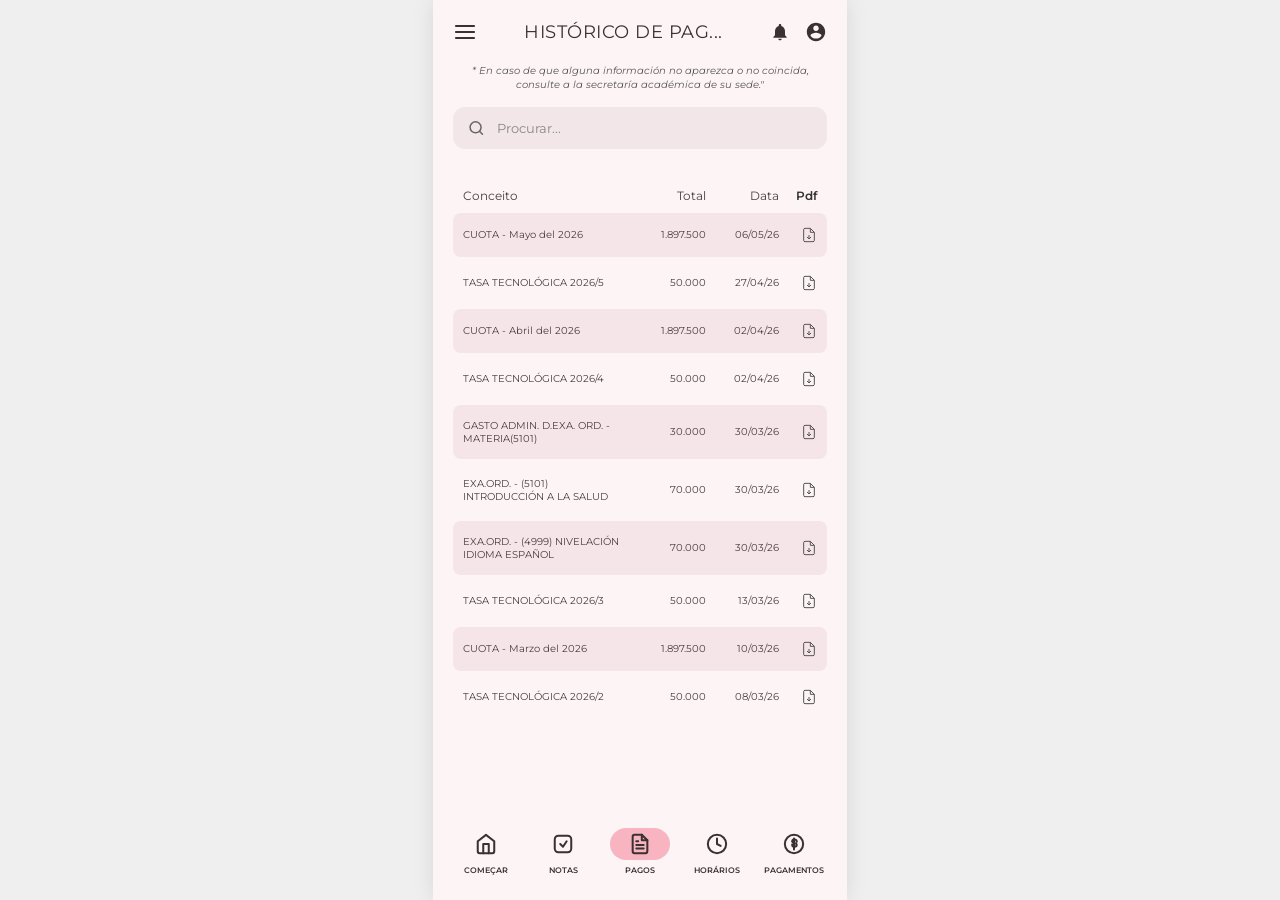
<file: pagos.html>
<!DOCTYPE html>
<html lang="pt-br">
<head>
    <meta charset="UTF-8">
    <meta name="viewport" content="width=device-width, initial-scale=1.0">
    <title>UPAP - Histórico de Pagamentos</title>
    <link rel="preconnect" href="https://fonts.googleapis.com">
    <link rel="preconnect" href="https://fonts.gstatic.com" crossorigin>
    <link href="https://fonts.googleapis.com/css2?family=Montserrat:wght@400;500;600;700&display=swap" rel="stylesheet">
    
    <style>
        /* ========================================================
           RESET E BASE
           ======================================================== */
        * { margin: 0; padding: 0; box-sizing: border-box; font-family: 'Montserrat', sans-serif; }
        
        body {
            background-color: #EFEFEF; 
            display: flex;
            justify-content: center;
            overflow: hidden; 
        }

        .app-container {
            width: 100%;
            max-width: 414px; 
            min-height: 100vh;
            background-color: #FCF4F5; 
            position: relative;
            box-shadow: 0px 0px 20px rgba(0,0,0,0.1);
            overflow: hidden; 
        }

        /* ========================================================
           HEADER
           ======================================================== */
        .header {
            display: flex; justify-content: space-between; align-items: center;
            padding: 20px 20px 10px 20px;
        }
        
        .header-title { font-size: 18px; font-weight: 400; color: #3A3131; letter-spacing: 0.5px; }
        .header-icons { display: flex; gap: 15px; align-items: center; }
        .icon-btn { background: none; border: none; cursor: pointer; color: #3A3131; display: flex; align-items: center; }

        /* ========================================================
           CONTEÚDO DA PÁGINA
           ======================================================== */
        .content { 
            padding: 10px 20px 100px 20px; 
            height: calc(100vh - 60px);
            overflow-y: auto; 
        }

        .disclaimer { 
            font-size: 10px; font-style: italic; color: #555; text-align: center; 
            margin-bottom: 15px; line-height: 1.4; padding: 0 5px; 
        }

        .search-box {
            background-color: #F3E6E8; border-radius: 12px; padding: 12px 15px;
            display: flex; align-items: center; gap: 12px; margin-bottom: 25px;
        }
        .search-box input { border: none; background: transparent; width: 100%; font-size: 13px; color: #3A3131; outline: none; }
        .search-box input::placeholder { color: #888; }

        /* ========================================================
           TABELA DE HISTÓRICO DE PAGOS
           ======================================================== */
        .payments-table { display: flex; flex-direction: column; gap: 4px; }
        
        .row { 
            display: grid; grid-template-columns: 1fr 70px 65px 30px; 
            align-items: center; padding: 14px 10px; border-radius: 8px; gap: 8px; 
        }
        
        .row-header { font-size: 12px; font-weight: 600; color: #333; padding-bottom: 5px; }
        .row-data { font-size: 10px; color: #444; }
        .row-data.highlight { background-color: #F5E4E8; } /* Cor rosa clara das linhas intercaladas */
        
        .col-concept { font-weight: 400; color: #4A3F3F; line-height: 1.3; }
        .col-total { text-align: right; font-weight: 400; color: #4A3F3F; }
        .col-date { text-align: right; font-weight: 400; color: #4A3F3F; }
        .col-pdf { display: flex; justify-content: flex-end; align-items: center; }
        
        /* Ícone de PDF na tabela */
        .pdf-icon { width: 16px; height: 16px; stroke: #555; fill: none; stroke-width: 1.5; }

        /* ========================================================
           MENU INFERIOR (BOTTOM NAV)
           ======================================================== */
        .bottom-nav {
            position: absolute; bottom: 0; left: 0; width: 100%; background-color: #FCF4F5;
            display: flex; justify-content: space-between; padding: 15px 15px 25px 15px; z-index: 20;
        }
        .nav-item { display: flex; flex-direction: column; align-items: center; gap: 5px; text-decoration: none; color: #3A3131; width: 20%; }
        .nav-icon { width: 60px; height: 32px; display: flex; justify-content: center; align-items: center; border-radius: 16px; }
        .nav-item.active .nav-icon { background-color: #F8B4C0; }
        .nav-label { font-size: 8px; font-weight: 600; text-transform: uppercase;}

        /* ========================================================
           SIDEBAR DO PERFIL
           ======================================================== */
        .sidebar-overlay {
            position: absolute; top: 0; left: 0; width: 100%; height: 100%;
            background-color: rgba(0,0,0,0.5); z-index: 1000;
            opacity: 0; visibility: hidden; transition: all 0.3s ease;
        }
        .sidebar-overlay.active { opacity: 1; visibility: visible; }

        .profile-sidebar {
            position: absolute; top: 0; right: -350px; 
            width: 85%; max-width: 320px; height: 100%;
            background-color: #FCF4F5; z-index: 1001;
            transition: right 0.3s ease;
            display: flex; flex-direction: column; padding: 60px 20px 20px 20px;
            box-shadow: -5px 0 15px rgba(0,0,0,0.1);
        }
        .profile-sidebar.active { right: 0; }

        .profile-card { background-color: #ffffff; border-radius: 16px; border: 1px solid #EBEBEB; overflow: hidden; margin-bottom: 20px; }
        .profile-header-title { background-color: #F4F4F4; color: #555; text-align: center; font-size: 14px; font-weight: 500; padding: 15px; border-bottom: 1px solid #EBEBEB; }
        .profile-info-section { padding: 15px; }
        .info-grid { display: grid; grid-template-columns: 80px 1fr; gap: 8px; margin-bottom: 15px; font-size: 12px; }
        .info-label { font-weight: 600; color: #444; }
        .info-value { color: #555; text-transform: uppercase;}
        .info-value.lowercase { text-transform: none; }
        .profile-subheader { background-color: #EFEFEF; color: #333; text-align: center; font-size: 13px; font-weight: 600; padding: 10px; border-top: 1px solid #EBEBEB; border-bottom: 1px solid #EBEBEB; }
        .profile-details-section { padding: 15px; }
        .detail-grid { display: grid; grid-template-columns: 80px 1fr; gap: 8px; font-size: 12px; margin-bottom: 15px; }
        .btn-cambiar { background: none; border: none; color: #7B113A; font-weight: 700; font-size: 14px; display: flex; align-items: center; gap: 6px; cursor: pointer; float: right; }

        .sidebar-btn { display: flex; align-items: center; gap: 15px; background-color: #EBEBEB; color: #444; padding: 16px 20px; border-radius: 12px; text-decoration: none; font-size: 14px; font-weight: 500; margin-bottom: 12px; }
        .sidebar-btn svg { fill: #555; width: 22px; height: 22px; }
        .btn-logout { background-color: #ECA3AA; color: #333; font-weight: 600;}
        .btn-logout svg { fill: #333; }
    </style>
</head>
<body>

    <div class="app-container">
        
        <header class="header">
            <button class="icon-btn">
                <svg width="24" height="24" viewBox="0 0 24 24" fill="none" stroke="currentColor" stroke-width="2.2" stroke-linecap="round" stroke-linejoin="round"><line x1="3" y1="12" x2="21" y2="12"></line><line x1="3" y1="6" x2="21" y2="6"></line><line x1="3" y1="18" x2="21" y2="18"></line></svg>
            </button>
            <h1 class="header-title">HISTÓRICO DE PAG...</h1>
            <div class="header-icons">
                <button class="icon-btn">
                    <svg width="20" height="20" viewBox="0 0 24 24" fill="currentColor"><path d="M12 22c1.1 0 2-.9 2-2h-4c0 1.1.9 2 2 2zm6-6v-5c0-3.07-1.63-5.64-4.5-6.32V4c0-.83-.67-1.5-1.5-1.5s-1.5.67-1.5 1.5v.68C7.64 5.36 6 7.92 6 11v5l-2 2v1h16v-1l-2-2z"></path></svg>
                </button>
                <button class="icon-btn" onclick="openSidebar()">
                    <svg width="22" height="22" viewBox="0 0 24 24" fill="currentColor"><path d="M12 2C6.48 2 2 6.48 2 12s4.48 10 10 10 10-4.48 10-10S17.52 2 12 2zm0 3c1.66 0 3 1.34 3 3s-1.34 3-3 3-3-1.34-3-3 1.34-3 3-3zm0 14.2c-2.5 0-4.71-1.28-6-3.22.03-1.99 4-3.08 6-3.08 1.99 0 5.97 1.09 6 3.08-1.29 1.94-3.5 3.22-6 3.22z"></path></svg>
                </button>
            </div>
        </header>

        <main class="content">
            <p class="disclaimer">
                * En caso de que alguna información no aparezca o no coincida, consulte a la secretaría académica de su sede."
            </p>

            <div class="search-box">
                <svg width="18" height="18" viewBox="0 0 24 24" fill="none" stroke="#666" stroke-width="2.2" stroke-linecap="round" stroke-linejoin="round"><circle cx="11" cy="11" r="8"></circle><line x1="21" y1="21" x2="16.65" y2="16.65"></line></svg>
                <input type="text" placeholder="Procurar...">
            </div>

            <div class="payments-table">
                <div class="row row-header">
                    <div class="col-concept">Conceito</div>
                    <div class="col-total">Total</div>
                    <div class="col-date">Data</div>
                    <div class="col-pdf">Pdf</div>
                </div>

                <div class="row row-data highlight">
                    <div class="col-concept">CUOTA - Mayo del 2026</div>
                    <div class="col-total">1.897.500</div>
                    <div class="col-date">06/05/26</div>
                    <div class="col-pdf"><svg class="pdf-icon" viewBox="0 0 24 24"><path d="M14 2H6a2 2 0 0 0-2 2v16a2 2 0 0 0 2 2h12a2 2 0 0 0 2-2V8z"></path><polyline points="14 2 14 8 20 8"></polyline><line x1="12" y1="18" x2="12" y2="12"></line><polyline points="9 15 12 18 15 15"></polyline></svg></div>
                </div>
                
                <div class="row row-data">
                    <div class="col-concept">TASA TECNOLÓGICA 2026/5</div>
                    <div class="col-total">50.000</div>
                    <div class="col-date">27/04/26</div>
                    <div class="col-pdf"><svg class="pdf-icon" viewBox="0 0 24 24"><path d="M14 2H6a2 2 0 0 0-2 2v16a2 2 0 0 0 2 2h12a2 2 0 0 0 2-2V8z"></path><polyline points="14 2 14 8 20 8"></polyline><line x1="12" y1="18" x2="12" y2="12"></line><polyline points="9 15 12 18 15 15"></polyline></svg></div>
                </div>

                <div class="row row-data highlight">
                    <div class="col-concept">CUOTA - Abril del 2026</div>
                    <div class="col-total">1.897.500</div>
                    <div class="col-date">02/04/26</div>
                    <div class="col-pdf"><svg class="pdf-icon" viewBox="0 0 24 24"><path d="M14 2H6a2 2 0 0 0-2 2v16a2 2 0 0 0 2 2h12a2 2 0 0 0 2-2V8z"></path><polyline points="14 2 14 8 20 8"></polyline><line x1="12" y1="18" x2="12" y2="12"></line><polyline points="9 15 12 18 15 15"></polyline></svg></div>
                </div>

                <div class="row row-data">
                    <div class="col-concept">TASA TECNOLÓGICA 2026/4</div>
                    <div class="col-total">50.000</div>
                    <div class="col-date">02/04/26</div>
                    <div class="col-pdf"><svg class="pdf-icon" viewBox="0 0 24 24"><path d="M14 2H6a2 2 0 0 0-2 2v16a2 2 0 0 0 2 2h12a2 2 0 0 0 2-2V8z"></path><polyline points="14 2 14 8 20 8"></polyline><line x1="12" y1="18" x2="12" y2="12"></line><polyline points="9 15 12 18 15 15"></polyline></svg></div>
                </div>

                <div class="row row-data highlight">
                    <div class="col-concept">GASTO ADMIN. D.EXA. ORD. - MATERIA(5101)</div>
                    <div class="col-total">30.000</div>
                    <div class="col-date">30/03/26</div>
                    <div class="col-pdf"><svg class="pdf-icon" viewBox="0 0 24 24"><path d="M14 2H6a2 2 0 0 0-2 2v16a2 2 0 0 0 2 2h12a2 2 0 0 0 2-2V8z"></path><polyline points="14 2 14 8 20 8"></polyline><line x1="12" y1="18" x2="12" y2="12"></line><polyline points="9 15 12 18 15 15"></polyline></svg></div>
                </div>

                <div class="row row-data">
                    <div class="col-concept">EXA.ORD. - (5101) INTRODUCCIÓN A LA SALUD</div>
                    <div class="col-total">70.000</div>
                    <div class="col-date">30/03/26</div>
                    <div class="col-pdf"><svg class="pdf-icon" viewBox="0 0 24 24"><path d="M14 2H6a2 2 0 0 0-2 2v16a2 2 0 0 0 2 2h12a2 2 0 0 0 2-2V8z"></path><polyline points="14 2 14 8 20 8"></polyline><line x1="12" y1="18" x2="12" y2="12"></line><polyline points="9 15 12 18 15 15"></polyline></svg></div>
                </div>

                <div class="row row-data highlight">
                    <div class="col-concept">EXA.ORD. - (4999) NIVELACIÓN IDIOMA ESPAÑOL</div>
                    <div class="col-total">70.000</div>
                    <div class="col-date">30/03/26</div>
                    <div class="col-pdf"><svg class="pdf-icon" viewBox="0 0 24 24"><path d="M14 2H6a2 2 0 0 0-2 2v16a2 2 0 0 0 2 2h12a2 2 0 0 0 2-2V8z"></path><polyline points="14 2 14 8 20 8"></polyline><line x1="12" y1="18" x2="12" y2="12"></line><polyline points="9 15 12 18 15 15"></polyline></svg></div>
                </div>

                <div class="row row-data">
                    <div class="col-concept">TASA TECNOLÓGICA 2026/3</div>
                    <div class="col-total">50.000</div>
                    <div class="col-date">13/03/26</div>
                    <div class="col-pdf"><svg class="pdf-icon" viewBox="0 0 24 24"><path d="M14 2H6a2 2 0 0 0-2 2v16a2 2 0 0 0 2 2h12a2 2 0 0 0 2-2V8z"></path><polyline points="14 2 14 8 20 8"></polyline><line x1="12" y1="18" x2="12" y2="12"></line><polyline points="9 15 12 18 15 15"></polyline></svg></div>
                </div>

                <div class="row row-data highlight">
                    <div class="col-concept">CUOTA - Marzo del 2026</div>
                    <div class="col-total">1.897.500</div>
                    <div class="col-date">10/03/26</div>
                    <div class="col-pdf"><svg class="pdf-icon" viewBox="0 0 24 24"><path d="M14 2H6a2 2 0 0 0-2 2v16a2 2 0 0 0 2 2h12a2 2 0 0 0 2-2V8z"></path><polyline points="14 2 14 8 20 8"></polyline><line x1="12" y1="18" x2="12" y2="12"></line><polyline points="9 15 12 18 15 15"></polyline></svg></div>
                </div>

                <div class="row row-data">
                    <div class="col-concept">TASA TECNOLÓGICA 2026/2</div>
                    <div class="col-total">50.000</div>
                    <div class="col-date">08/03/26</div>
                    <div class="col-pdf"><svg class="pdf-icon" viewBox="0 0 24 24"><path d="M14 2H6a2 2 0 0 0-2 2v16a2 2 0 0 0 2 2h12a2 2 0 0 0 2-2V8z"></path><polyline points="14 2 14 8 20 8"></polyline><line x1="12" y1="18" x2="12" y2="12"></line><polyline points="9 15 12 18 15 15"></polyline></svg></div>
                </div>
            </div>
        </main>

        <nav class="bottom-nav">
            <a href="index.html" class="nav-item">
                <div class="nav-icon"><svg width="22" height="22" viewBox="0 0 24 24" fill="none" stroke="currentColor" stroke-width="2.2" stroke-linecap="round" stroke-linejoin="round"><path d="M3 9l9-7 9 7v11a2 2 0 0 1-2 2H5a2 2 0 0 1-2-2z"></path><path d="M9 22V12h6v10"></path></svg></div>
                <span class="nav-label">COMEÇAR</span>
            </a>
            <a href="notas.html" class="nav-item">
                <div class="nav-icon"><svg width="22" height="22" viewBox="0 0 24 24" fill="none" stroke="currentColor" stroke-width="2.2" stroke-linecap="round" stroke-linejoin="round"><rect x="3" y="3" width="18" height="18" rx="4" ry="4"></rect><polyline points="9 12 12 15 16 9"></polyline></svg></div>
                <span class="nav-label">NOTAS</span>
            </a>
            
            <a href="pagos.html" class="nav-item active">
                <div class="nav-icon"><svg width="22" height="22" viewBox="0 0 24 24" fill="none" stroke="currentColor" stroke-width="2.2" stroke-linecap="round" stroke-linejoin="round"><path d="M14 2H6a2 2 0 0 0-2 2v16a2 2 0 0 0 2 2h12a2 2 0 0 0 2-2V8z"></path><polyline points="14 2 14 8 20 8"></polyline><line x1="16" y1="13" x2="8" y2="13"></line><line x1="16" y1="17" x2="8" y2="17"></line><polyline points="10 9 9 9 8 9"></polyline></svg></div>
                <span class="nav-label">PAGOS</span>
            </a>

            <a href="horarios.html" class="nav-item">
                <div class="nav-icon"><svg width="22" height="22" viewBox="0 0 24 24" fill="none" stroke="currentColor" stroke-width="2.2" stroke-linecap="round" stroke-linejoin="round"><circle cx="12" cy="12" r="10"></circle><polyline points="12 6 12 12 16 14"></polyline></svg></div>
                <span class="nav-label">HORÁRIOS</span>
            </a>
            <a href="pagamentos.html" class="nav-item">
                <div class="nav-icon"><svg width="22" height="22" viewBox="0 0 24 24" fill="none" stroke="currentColor" stroke-width="2.2" stroke-linecap="round" stroke-linejoin="round"><circle cx="12" cy="12" r="10"></circle><line x1="12" y1="6" x2="12" y2="18"></line><path d="M15 9.5a2.5 2.5 0 0 0-5 0c0 1.5 5 1.5 5 3a2.5 2.5 0 0 1-5 0"></path></svg></div>
                <span class="nav-label">PAGAMENTOS</span>
            </a>
        </nav>

        <div class="sidebar-overlay" id="sidebarOverlay" onclick="closeSidebar()"></div>
        <nav id="profileSidebar" class="profile-sidebar">
            <div class="profile-card">
                <div class="profile-header-title">Alumno - 7456795</div>
                <div class="profile-info-section">
                    <div class="info-grid">
                        <span class="info-label">Nombre</span><span class="info-value">AMARILLA OVELAR, EDGAR</span>
                        <span class="info-label">Email</span><span class="info-value lowercase">ovelaredgar@gmail.com</span>
                    </div>
                </div>
                <div class="profile-subheader">Inscripción Actual</div>
                <div class="profile-details-section">
                    <div class="detail-grid">
                        <span class="info-label">Inscripción</span><span class="info-value">5-2026-1263</span>
                        <span class="info-label">Carrera</span><span class="info-value">MEDICINA</span>
                        <span class="info-label">Curso</span><span class="info-value">PRIMERO</span>
                        <span class="info-label">Sede</span><span class="info-value">PEDRO JUAN CABALLERO</span>
                        <span class="info-label">Estado</span><span class="info-value">ACTIVO - ALUMNOS EN GENERAL</span>
                    </div>
                    <div class="cambiar-container" style="display: flex; justify-content: flex-end;">
                        <button class="btn-cambiar">
                            <svg width="16" height="16" viewBox="0 0 24 24" fill="none" stroke="currentColor" stroke-width="2.5" stroke-linecap="round" stroke-linejoin="round"><path d="M11 4H4a2 2 0 0 0-2 2v14a2 2 0 0 0 2 2h14a2 2 0 0 0 2-2v-7"></path><path d="M18.5 2.5a2.121 2.121 0 0 1 3 3L12 15l-4 1 1-4 9.5-9.5z"></path></svg>
                            Cambiar
                        </button>
                    </div>
                </div>
          
            <a href="#" class="sidebar-btn"><svg viewBox="0 0 24 24"><path d="M12 12c2.21 0 4-1.79 4-4s-1.79-4-4-4-4 1.79-4 4 1.79 4 4 4zm0 2c-2.67 0-8 1.34-8 4v2h16v-2c0-2.66-5.33-4-8-4z"/></svg>Datos Personales</a>
            <a href="#" class="sidebar-btn"><svg viewBox="0 0 24 24"><path d="M4 6h16v12H4zM2 6c0-1.1.9-2 2-2h16c1.1 0 2 .9 2 2v12c0 1.1-.9 2-2 2H4c-1.1 0-2-.9-2-2V6zm7 3c0-1.1-.9-2-2-2s-2 .9-2 2 .9 2 2 2 2-.9 2-2zm5 5H6v1c0 .55.45 1 1 1h6c.55 0 1-.45 1-1v-1zm4-5h-3v2h3V9zm0 3h-3v2h3v-2z"/></svg>Mi Carnet</a>
            <a href="#" class="sidebar-btn btn-logout"><svg viewBox="0 0 24 24"><path d="M17 7l-1.41 1.41L18.17 11H8v2h10.17l-2.58 2.58L17 17l5-5zM4 5h8V3H4c-1.1 0-2 .9-2 2v14c0 1.1.9 2 2 2h8v-2H4V5z"/></svg>CERRAR SESIÓN</a>
        </nav>

    </div>

    <script>
        function openSidebar() {
            document.getElementById('profileSidebar').classList.add('active');
            document.getElementById('sidebarOverlay').classList.add('active');
        }
        function closeSidebar() {
            document.getElementById('profileSidebar').classList.remove('active');
            document.getElementById('sidebarOverlay').classList.remove('active');
        }
    </script>
</body>
</html>
</file>
